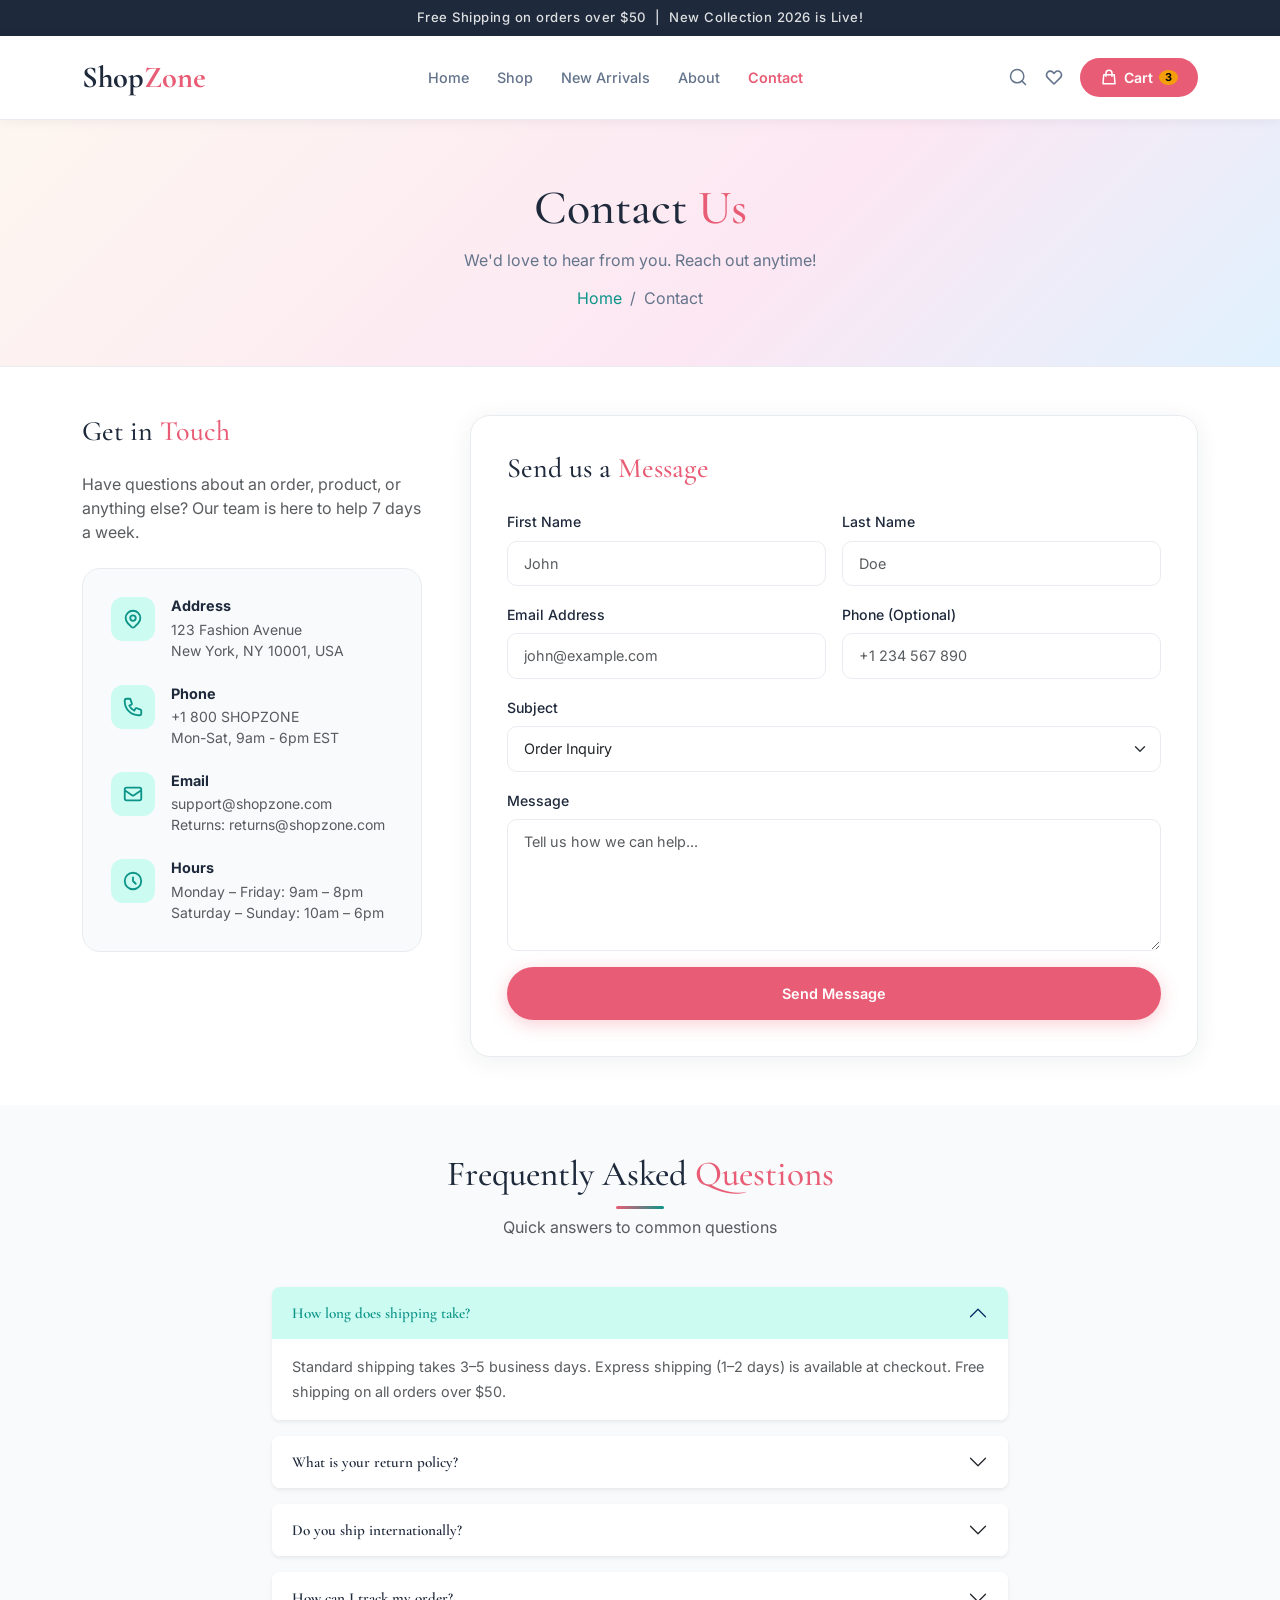
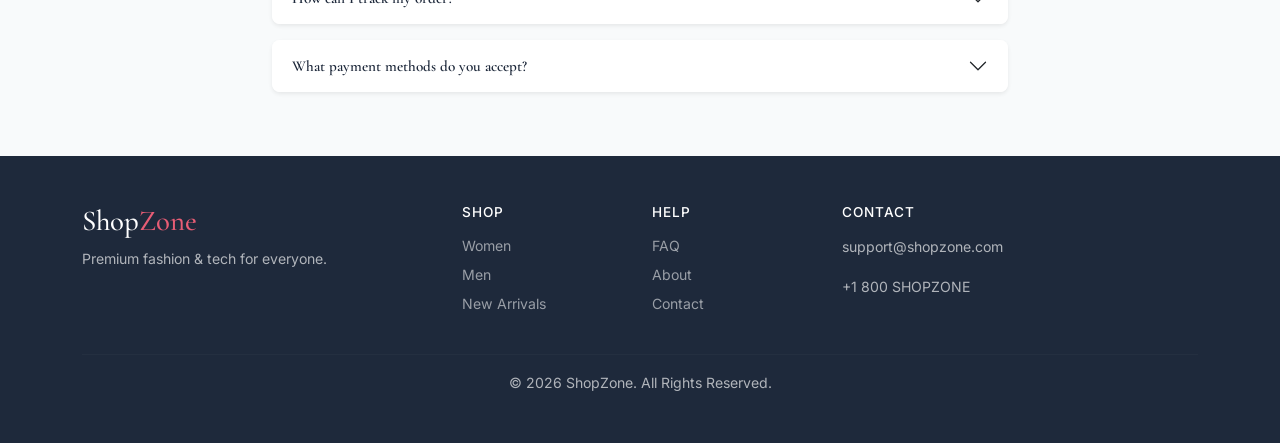
<file: contact.html>
<!DOCTYPE html>
<html lang="en">
<head>
  <meta charset="UTF-8">
  <meta name="viewport" content="width=device-width, initial-scale=1">
  <title>Contact Us</title>
  <link rel="icon" type="image/svg+xml" href="favicon.svg">
  <link href="https://cdn.jsdelivr.net/npm/bootstrap@5.3.0/dist/css/bootstrap.min.css" rel="stylesheet">
  <link href="https://fonts.googleapis.com/css2?family=Cormorant+Garamond:wght@600;700&family=Inter:wght@400;500;600&display=swap" rel="stylesheet">
  <link href="style.css" rel="stylesheet">
</head>
<body>

<div class="top-bar text-center py-2">Free Shipping on orders over $50 &nbsp;|&nbsp; New Collection 2026 is Live!</div>

<nav class="navbar navbar-expand-lg sticky-top">
  <div class="container">
    <a class="navbar-brand" href="index.html">Shop<span>Zone</span></a>
    <button class="navbar-toggler" type="button" data-bs-toggle="collapse" data-bs-target="#nav" aria-controls="nav" aria-expanded="false" aria-label="Toggle navigation">
      <span class="navbar-toggler-icon"></span>
    </button>
    <div class="collapse navbar-collapse" id="nav">
      <ul class="navbar-nav mx-auto gap-1">
        <li class="nav-item"><a class="nav-link" href="index.html">Home</a></li>
        <li class="nav-item"><a class="nav-link" href="shop.html">Shop</a></li>
        <li class="nav-item"><a class="nav-link" href="arrivals.html">New Arrivals</a></li>
        <li class="nav-item"><a class="nav-link" href="about.html">About</a></li>
        <li class="nav-item"><a class="nav-link active" href="contact.html">Contact</a></li>
      </ul>
      <div class="d-flex gap-3 align-items-center">
        <svg class="nav-icon" xmlns="http://www.w3.org/2000/svg" width="20" height="20" fill="none" viewBox="0 0 24 24" stroke="currentColor"><circle cx="11" cy="11" r="8"/><path stroke-linecap="round" d="M21 21l-4.35-4.35"/></svg>
        <svg class="nav-icon" xmlns="http://www.w3.org/2000/svg" width="20" height="20" fill="none" viewBox="0 0 24 24" stroke="currentColor"><path stroke-linecap="round" stroke-linejoin="round" stroke-width="2" d="M4.318 6.318a4.5 4.5 0 000 6.364L12 20.364l7.682-7.682a4.5 4.5 0 00-6.364-6.364L12 7.636l-1.318-1.318a4.5 4.5 0 00-6.364 0z"/></svg>
        <a href="#" class="cart-btn">
          <svg xmlns="http://www.w3.org/2000/svg" width="18" height="18" fill="none" viewBox="0 0 24 24" stroke="currentColor"><path stroke-linecap="round" stroke-linejoin="round" stroke-width="2" d="M16 11V7a4 4 0 00-8 0v4M5 9h14l1 12H4L5 9z"/></svg>
          Cart <span class="badge">3</span>
        </a>
      </div>
    </div>
  </div>
</nav>

<section class="page-header">
  <div class="container">
    <h1>Contact <span>Us</span></h1>
    <p>We'd love to hear from you. Reach out anytime!</p>
    <nav aria-label="breadcrumb">
      <ol class="breadcrumb justify-content-center">
        <li class="breadcrumb-item"><a href="index.html">Home</a></li>
        <li class="breadcrumb-item active">Contact</li>
      </ol>
    </nav>
  </div>
</section>

<section class="py-5">
  <div class="container">
    <div class="row g-5">

      <!-- Contact Info -->
      <div class="col-lg-4">
        <h3 class="mb-4">Get in <span>Touch</span></h3>
        <p class="text-muted mb-4">Have questions about an order, product, or anything else? Our team is here to help 7 days a week.</p>

        <div class="contact-info-card">
          <div class="d-flex gap-3 align-items-start mb-4">
            <div class="contact-icon">
              <svg xmlns="http://www.w3.org/2000/svg" width="22" height="22" fill="none" viewBox="0 0 24 24" stroke="currentColor"><path stroke-linecap="round" stroke-linejoin="round" stroke-width="2" d="M17.657 16.657L13.414 20.9a1.998 1.998 0 01-2.827 0l-4.244-4.243a8 8 0 1111.314 0z"/><path stroke-linecap="round" stroke-linejoin="round" stroke-width="2" d="M15 11a3 3 0 11-6 0 3 3 0 016 0z"/></svg>
            </div>
            <div>
              <h6>Address</h6>
              <p class="text-muted small mb-0">123 Fashion Avenue<br>New York, NY 10001, USA</p>
            </div>
          </div>
          <div class="d-flex gap-3 align-items-start mb-4">
            <div class="contact-icon">
              <svg xmlns="http://www.w3.org/2000/svg" width="22" height="22" fill="none" viewBox="0 0 24 24" stroke="currentColor"><path stroke-linecap="round" stroke-linejoin="round" stroke-width="2" d="M3 5a2 2 0 012-2h3.28a1 1 0 01.948.684l1.498 4.493a1 1 0 01-.502 1.21l-2.257 1.13a11.042 11.042 0 005.516 5.516l1.13-2.257a1 1 0 011.21-.502l4.493 1.498a1 1 0 01.684.949V19a2 2 0 01-2 2h-1C9.716 21 3 14.284 3 6V5z"/></svg>
            </div>
            <div>
              <h6>Phone</h6>
              <p class="text-muted small mb-0">+1 800 SHOPZONE<br>Mon-Sat, 9am - 6pm EST</p>
            </div>
          </div>
          <div class="d-flex gap-3 align-items-start mb-4">
            <div class="contact-icon">
              <svg xmlns="http://www.w3.org/2000/svg" width="22" height="22" fill="none" viewBox="0 0 24 24" stroke="currentColor"><path stroke-linecap="round" stroke-linejoin="round" stroke-width="2" d="M3 8l7.89 5.26a2 2 0 002.22 0L21 8M5 19h14a2 2 0 002-2V7a2 2 0 00-2-2H5a2 2 0 00-2 2v10a2 2 0 002 2z"/></svg>
            </div>
            <div>
              <h6>Email</h6>
              <p class="text-muted small mb-0">support@shopzone.com<br>Returns: returns@shopzone.com</p>
            </div>
          </div>
          <div class="d-flex gap-3 align-items-start">
            <div class="contact-icon">
              <svg xmlns="http://www.w3.org/2000/svg" width="22" height="22" fill="none" viewBox="0 0 24 24" stroke="currentColor"><path stroke-linecap="round" stroke-linejoin="round" stroke-width="2" d="M12 8v4l3 3m6-3a9 9 0 11-18 0 9 9 0 0118 0z"/></svg>
            </div>
            <div>
              <h6>Hours</h6>
              <p class="text-muted small mb-0">Monday – Friday: 9am – 8pm<br>Saturday – Sunday: 10am – 6pm</p>
            </div>
          </div>
        </div>
      </div>

      <!-- Contact Form -->
      <div class="col-lg-8">
        <div class="contact-form-wrap">
          <h3 class="mb-4">Send us a <span>Message</span></h3>
          <div class="row g-3">
            <div class="col-md-6">
              <label class="form-label fw-500">First Name</label>
              <input type="text" class="form-control contact-input" placeholder="John">
            </div>
            <div class="col-md-6">
              <label class="form-label fw-500">Last Name</label>
              <input type="text" class="form-control contact-input" placeholder="Doe">
            </div>
            <div class="col-md-6">
              <label class="form-label fw-500">Email Address</label>
              <input type="email" class="form-control contact-input" placeholder="john@example.com">
            </div>
            <div class="col-md-6">
              <label class="form-label fw-500">Phone (Optional)</label>
              <input type="tel" class="form-control contact-input" placeholder="+1 234 567 890">
            </div>
            <div class="col-12">
              <label class="form-label fw-500">Subject</label>
              <select class="form-select contact-input">
                <option>Order Inquiry</option>
                <option>Return / Refund</option>
                <option>Product Question</option>
                <option>Shipping Issue</option>
                <option>Other</option>
              </select>
            </div>
            <div class="col-12">
              <label class="form-label fw-500">Message</label>
              <textarea class="form-control contact-input" rows="5" placeholder="Tell us how we can help..."></textarea>
            </div>
            <div class="col-12">
              <button class="btn btn-primary-custom w-100 py-3">Send Message</button>
            </div>
          </div>
        </div>
      </div>

    </div>
  </div>
</section>

<!-- FAQ Accordion -->
<section class="py-5 bg-soft">
  <div class="container">
    <h2 class="section-title text-center">Frequently Asked <span>Questions</span></h2>
    <p class="text-center text-muted mb-5">Quick answers to common questions</p>
    <div class="row justify-content-center">
      <div class="col-lg-8">
        <div class="accordion" id="faqAccordion">

          <div class="accordion-item border-0 mb-3 rounded-3 overflow-hidden shadow-sm">
            <h2 class="accordion-header">
              <button class="accordion-button fw-600" type="button" data-bs-toggle="collapse" data-bs-target="#faq1">
                How long does shipping take?
              </button>
            </h2>
            <div id="faq1" class="accordion-collapse collapse show" data-bs-parent="#faqAccordion">
              <div class="accordion-body text-muted">
                Standard shipping takes 3–5 business days. Express shipping (1–2 days) is available at checkout. Free shipping on all orders over $50.
              </div>
            </div>
          </div>

          <div class="accordion-item border-0 mb-3 rounded-3 overflow-hidden shadow-sm">
            <h2 class="accordion-header">
              <button class="accordion-button collapsed fw-600" type="button" data-bs-toggle="collapse" data-bs-target="#faq2">
                What is your return policy?
              </button>
            </h2>
            <div id="faq2" class="accordion-collapse collapse" data-bs-parent="#faqAccordion">
              <div class="accordion-body text-muted">
                We accept returns within 30 days of delivery. Items must be unused and in original packaging. Refunds are processed within 5–7 business days.
              </div>
            </div>
          </div>

          <div class="accordion-item border-0 mb-3 rounded-3 overflow-hidden shadow-sm">
            <h2 class="accordion-header">
              <button class="accordion-button collapsed fw-600" type="button" data-bs-toggle="collapse" data-bs-target="#faq3">
                Do you ship internationally?
              </button>
            </h2>
            <div id="faq3" class="accordion-collapse collapse" data-bs-parent="#faqAccordion">
              <div class="accordion-body text-muted">
                Yes! We ship to 30+ countries worldwide. International shipping usually takes 7–14 business days depending on your location.
              </div>
            </div>
          </div>

          <div class="accordion-item border-0 mb-3 rounded-3 overflow-hidden shadow-sm">
            <h2 class="accordion-header">
              <button class="accordion-button collapsed fw-600" type="button" data-bs-toggle="collapse" data-bs-target="#faq4">
                How can I track my order?
              </button>
            </h2>
            <div id="faq4" class="accordion-collapse collapse" data-bs-parent="#faqAccordion">
              <div class="accordion-body text-muted">
                Once your order is dispatched, you'll receive a tracking number via email. You can use this to track your delivery in real time on our website.
              </div>
            </div>
          </div>

          <div class="accordion-item border-0 mb-3 rounded-3 overflow-hidden shadow-sm">
            <h2 class="accordion-header">
              <button class="accordion-button collapsed fw-600" type="button" data-bs-toggle="collapse" data-bs-target="#faq5">
                What payment methods do you accept?
              </button>
            </h2>
            <div id="faq5" class="accordion-collapse collapse" data-bs-parent="#faqAccordion">
              <div class="accordion-body text-muted">
                We accept Visa, Mastercard, American Express, PayPal, Apple Pay, and Google Pay. All payments are secured with SSL encryption.
              </div>
            </div>
          </div>

        </div>
      </div>
    </div>
  </div>
</section>

<footer class="footer py-5">
  <div class="container">
    <div class="row g-4">
      <div class="col-md-4"><h5 class="brand">Shop<span>Zone</span></h5><p>Premium fashion &amp; tech for everyone.</p></div>
      <div class="col-md-2"><h6>Shop</h6><ul class="list-unstyled"><li><a href="shop.html">Women</a></li><li><a href="shop.html">Men</a></li><li><a href="arrivals.html">New Arrivals</a></li></ul></div>
      <div class="col-md-2"><h6>Help</h6><ul class="list-unstyled"><li><a href="contact.html">FAQ</a></li><li><a href="about.html">About</a></li><li><a href="contact.html">Contact</a></li></ul></div>
      <div class="col-md-4"><h6>Contact</h6><p class="small">support@shopzone.com</p><p class="small">+1 800 SHOPZONE</p></div>
    </div>
    <hr class="mt-4">
    <p class="text-center small mb-0">© 2026 ShopZone. All Rights Reserved.</p>
  </div>
</footer>

<script src="https://cdn.jsdelivr.net/npm/bootstrap@5.3.0/dist/js/bootstrap.bundle.min.js"></script>
</body>
</html>
</file>
<file: style.css>
:root {
  --primary: #1e293b;
  --accent: #e85d75;
  --accent2: #f97316;
  --teal: #0d9488;
  --teal-light: #ccfbf1;
  --coral: #fb7185;
  --gold: #f59e0b;
  --bg: #ffffff;
  --bg-soft: #f8fafb;
  --bg-cream: #fdf6f0;
  --border: #e8ecf0;
  --text: #1e293b;
  --text-muted: #64748b;
  --shadow: 0 4px 24px rgba(30, 41, 59, 0.07);
  --shadow-lg: 0 12px 48px rgba(30, 41, 59, 0.12);
}

* {
  box-sizing: border-box;
  margin: 0;
  padding: 0;
}

body {
  font-family: 'Inter', sans-serif;
  color: var(--text);
  background: var(--bg);
}

h1,
h2,
h3,
h5,
.navbar-brand,
.brand {
  font-family: 'Cormorant Garamond', serif;
}

span {
  color: var(--accent);
}

/* Top Bar */
.top-bar {
  background: var(--primary);
  color: rgba(255, 255, 255, 0.85);
  font-size: 0.82rem;
  font-weight: 500;
  letter-spacing: 0.5px;
}

/*  Navbar  */
.navbar {
  background: var(--bg);
  border-bottom: 1px solid var(--border);
  padding: 14px 0;
  box-shadow: 0 1px 12px rgba(30, 41, 59, 0.06);
}

.navbar-brand {
  color: var(--primary) !important;
  font-size: 1.9rem;
  font-weight: 700;
}

.nav-link {
  color: var(--text-muted) !important;
  font-weight: 500;
  font-size: 0.9rem;
  padding: 6px 12px !important;
  transition: color .2s;
}

.nav-link:hover {
  color: var(--teal) !important;
}

.nav-icon {
  color: var(--text-muted);
  cursor: pointer;
  stroke-width: 1.8;
  transition: color .2s;
}

.nav-icon:hover {
  color: var(--teal);
}

.cart-btn {
  background: var(--accent);
  color: #fff !important;
  padding: 9px 20px;
  border-radius: 50px;
  text-decoration: none;
  font-weight: 600;
  font-size: 0.88rem;
  display: flex;
  align-items: center;
  gap: 6px;
  transition: background .2s;
}

.cart-btn:hover {
  background: #d44567;
}

.cart-btn .badge {
  background: var(--gold);
  color: #000;
  border-radius: 50%;
  padding: 2px 6px;
  font-size: 0.68rem;
  font-weight: 700;
}

/* Hero  */
.hero {
  background: linear-gradient(135deg, var(--bg-cream) 0%, #fce7f3 50%, #e0f2fe 100%);
  padding: 70px 0 50px;
  overflow: hidden;
  position: relative;
}

.hero::before {
  content: '';
  position: absolute;
  width: 500px;
  height: 500px;
  background: radial-gradient(circle, rgba(13, 148, 136, 0.08), transparent 70%);
  top: -100px;
  right: 0;
  border-radius: 50%;
  pointer-events: none;
}

.min-vh-85 {
  min-height: 82vh;
}

.hero-tag {
  display: inline-block;
  background: var(--teal-light);
  color: var(--teal);
  padding: 6px 16px;
  border-radius: 50px;
  font-size: 0.82rem;
  font-weight: 600;
  letter-spacing: 0.5px;
  margin-bottom: 18px;
  border: 1px solid rgba(13, 148, 136, 0.2);
}

.hero h1 {
  font-size: 3.6rem;
  line-height: 1.1;
  color: var(--primary);
  margin-bottom: 18px;
}

.hero-sub {
  color: var(--text-muted);
  font-size: 1.05rem;
  max-width: 460px;
  line-height: 1.7;
}

.hero-stats h4 {
  font-size: 1.5rem;
  color: var(--teal);
  margin-bottom: 2px;
  font-family: 'Inter', sans-serif;
  font-weight: 700;
}

.hero-stats small {
  color: var(--text-muted);
  font-size: 0.78rem;
  text-transform: uppercase;
  letter-spacing: 0.5px;
}

.divider-v {
  width: 1px;
  background: var(--border);
  align-self: stretch;
}

.hero-img-wrap {
  position: relative;
  display: inline-block;
}

.hero-circle {
  position: absolute;
  width: 400px;
  height: 400px;
  background: linear-gradient(135deg, #fce7f3, #e0f2fe);
  border-radius: 50%;
  top: 50%;
  left: 50%;
  transform: translate(-50%, -50%);
  z-index: 0;
}

.hero-img {
  position: relative;
  z-index: 1;
  width: 100%;
  max-width: 400px;
  border-radius: 28px;
  box-shadow: var(--shadow-lg);
  object-fit: cover;
  height: 480px;
}

.hero-badge {
  position: absolute;
  top: 24px;
  right: -12px;
  background: var(--accent);
  color: #fff;
  width: 72px;
  height: 72px;
  border-radius: 50%;
  display: flex;
  align-items: center;
  justify-content: center;
  text-align: center;
  font-weight: 800;
  font-size: 0.9rem;
  z-index: 2;
  box-shadow: 0 6px 24px rgba(232, 93, 117, 0.4);
  animation: pulse 2s infinite;
  line-height: 1.2;
}

.hero-badge small {
  font-size: 0.7rem;
  font-weight: 500;
}

@keyframes pulse {

  0%,
  100% {
    transform: scale(1);
  }

  50% {
    transform: scale(1.06);
  }
}

.hero-float-card {
  position: absolute;
  bottom: 30px;
  left: -30px;
  background: #fff;
  border-radius: 16px;
  padding: 12px 16px;
  display: flex;
  align-items: center;
  gap: 12px;
  box-shadow: var(--shadow-lg);
  z-index: 2;
  min-width: 180px;
}

.hero-float-card img {
  width: 46px;
  height: 46px;
  object-fit: cover;
  border-radius: 10px;
}

.hero-float-card p {
  font-size: 0.82rem;
  font-weight: 600;
  color: var(--text);
  margin: 0 0 2px;
}

.hero-float-card span {
  font-size: 0.9rem;
  font-weight: 700;
  color: var(--accent);
}

/*  Buttons */
.btn-primary-custom {
  background: var(--accent);
  color: #fff;
  border: none;
  padding: 13px 32px;
  border-radius: 50px;
  font-weight: 600;
  font-size: 0.9rem;
  transition: all .3s;
  text-decoration: none;
  display: inline-block;
  box-shadow: 0 4px 18px rgba(232, 93, 117, 0.3);
}

.btn-primary-custom:hover {
  background: #d44567;
  color: #fff;
  transform: translateY(-2px);
}

.btn-outline-custom {
  background: transparent;
  color: var(--primary);
  border: 1.5px solid var(--border);
  padding: 13px 32px;
  border-radius: 50px;
  font-weight: 600;
  font-size: 0.9rem;
  transition: all .3s;
  text-decoration: none;
  display: inline-block;
}

.btn-outline-custom:hover {
  border-color: var(--teal);
  color: var(--teal);
}

.btn-dark-custom {
  background: var(--primary);
  color: #fff;
  border: none;
  padding: 13px 32px;
  border-radius: 50px;
  font-weight: 600;
  font-size: 0.9rem;
  transition: all .3s;
  text-decoration: none;
  display: inline-block;
}

.btn-dark-custom:hover {
  background: var(--teal);
  color: #fff;
}

/* SectionTitle */
.section-title {
  font-size: 2.2rem;
  color: var(--primary);
  position: relative;
  padding-bottom: 14px;
  margin-bottom: 6px;
}

.section-title::after {
  content: '';
  width: 48px;
  height: 3px;
  background: linear-gradient(90deg, var(--accent), var(--teal));
  position: absolute;
  bottom: 0;
  left: 50%;
  transform: translateX(-50%);
  border-radius: 2px;
}

/* Categories  */
.cat-card {
  border-radius: 20px;
  overflow: hidden;
  position: relative;
  cursor: pointer;
  box-shadow: var(--shadow);
  transition: all .35s;
  display: block;
}

.cat-card img {
  width: 100%;
  height: 200px;
  object-fit: cover;
  transition: transform .5s;
  display: block;
}

.cat-card:hover {
  transform: translateY(-6px);
  box-shadow: var(--shadow-lg);
}

.cat-card:hover img {
  transform: scale(1.08);
}

.cat-overlay {
  position: absolute;
  bottom: 0;
  left: 0;
  right: 0;
  background: linear-gradient(to top, rgba(30, 41, 59, 0.85) 0%, transparent 100%);
  padding: 20px 16px 14px;
  color: #fff;
}

.cat-overlay p {
  font-weight: 700;
  font-size: 1rem;
  margin: 0 0 2px;
  font-family: 'Cormorant Garamond', serif;
  font-size: 1.1rem;
}

.cat-overlay small {
  font-size: 0.78rem;
  opacity: 0.8;
}

/* Filter Tabs  */
.filter-tabs {
  display: flex;
  gap: 10px;
  flex-wrap: wrap;
  justify-content: center;
}

.filter-btn {
  background: var(--bg);
  border: 1.5px solid var(--border);
  color: var(--text-muted);
  padding: 8px 22px;
  border-radius: 50px;
  font-weight: 500;
  font-size: 0.88rem;
  cursor: pointer;
  transition: all .2s;
  font-family: 'Inter', sans-serif;
}

.filter-btn:hover {
  border-color: var(--teal);
  color: var(--teal);
}

.filter-btn.active {
  background: var(--teal);
  border-color: var(--teal);
  color: #fff;
  font-weight: 600;
}

/* Products */
.bg-soft {
  background: var(--bg-soft);
}

.product-card {
  background: var(--bg);
  border-radius: 16px;
  overflow: hidden;
  box-shadow: var(--shadow);
  transition: all .3s;
  border: 1px solid var(--border);
}

.product-card:hover {
  transform: translateY(-6px);
  box-shadow: var(--shadow-lg);
  border-color: transparent;
}

.product-img-wrap {
  position: relative;
  overflow: hidden;
}

.product-img-wrap img {
  width: 100%;
  height: 210px;
  object-fit: cover;
  transition: transform .45s;
  display: block;
}

.product-card:hover img {
  transform: scale(1.06);
}

.badge-sale,
.badge-new {
  position: absolute;
  top: 10px;
  left: 10px;
  padding: 4px 10px;
  border-radius: 50px;
  font-size: 0.72rem;
  font-weight: 700;
  z-index: 2;
}

.badge-sale {
  background: var(--accent);
  color: #fff;
}

.badge-new {
  background: var(--teal);
  color: #fff;
}

.product-overlay {
  position: absolute;
  bottom: -60px;
  left: 0;
  right: 0;
  background: rgba(255, 255, 255, 0.96);
  padding: 12px 14px;
  display: flex;
  gap: 8px;
  justify-content: center;
  transition: bottom .3s;
  backdrop-filter: blur(4px);
  border-top: 1px solid var(--border);
}

.product-card:hover .product-overlay {
  bottom: 0;
}

.btn-quick {
  background: var(--accent);
  border: none;
  color: #fff;
  padding: 8px 18px;
  border-radius: 50px;
  font-weight: 600;
  cursor: pointer;
  font-family: 'Inter', sans-serif;
  font-size: 0.82rem;
  transition: background .2s;
}

.btn-quick:hover {
  background: #d44567;
}

.btn-wish {
  background: var(--bg-soft);
  border: 1.5px solid var(--border);
  color: var(--accent);
  width: 36px;
  height: 36px;
  border-radius: 50%;
  font-size: 1rem;
  cursor: pointer;
  transition: all .2s;
  display: flex;
  align-items: center;
  justify-content: center;
}

.btn-wish:hover {
  background: var(--accent);
  color: #fff;
  border-color: var(--accent);
}

.product-info {
  padding: 14px;
}

.product-name {
  font-weight: 600;
  font-size: 0.9rem;
  color: var(--text);
  margin-bottom: 8px;
  line-height: 1.3;
}

.price {
  font-size: 1.05rem;
  font-weight: 700;
  color: var(--accent);
}

.old-price {
  color: var(--text-muted);
  text-decoration: line-through;
  font-size: 0.82rem;
}

.stars {
  color: var(--gold);
  font-size: 0.78rem;
  margin-top: 5px;
}

.stars small {
  color: var(--text-muted);
  font-size: 0.75rem;
}

/* Promo Banner  */
.promo-banner {
  background: linear-gradient(135deg, var(--primary) 0%, #0f172a 100%);
  color: #fff;
}

.promo-banner h2 {
  font-size: 2.2rem;
  color: #fff;
  margin-bottom: 10px;
}

.promo-banner p {
  color: rgba(255, 255, 255, 0.7);
  font-size: 1rem;
  margin: 0;
}

.promo-banner span {
  color: var(--gold);
}

/*  Newsletter */
.newsletter {
  background: var(--bg-cream);
  border-top: 1px solid var(--border);
  border-bottom: 1px solid var(--border);
}

.newsletter h3 {
  font-size: 1.9rem;
  color: var(--primary);
}

.newsletter p {
  color: var(--text-muted);
  font-size: 0.95rem;
}

.newsletter span {
  color: var(--teal);
}

.newsletter .form-control {
  border-radius: 50px 0 0 50px;
  padding: 13px 22px;
  border: 1.5px solid var(--border);
  border-right: none;
  font-family: 'Inter', sans-serif;
  font-size: 0.9rem;
  background: var(--bg);
}

.newsletter .form-control:focus {
  outline: none;
  box-shadow: none;
  border-color: var(--teal);
}

.newsletter .btn-primary-custom {
  border-radius: 0 50px 50px 0;
  padding: 13px 26px;
}

/* Footer  */
.footer {
  background: var(--primary);
  color: rgba(255, 255, 255, 0.65);
}

.footer .brand {
  font-size: 1.8rem;
  color: #fff !important;
}

.footer h6 {
  color: #fff;
  font-size: 0.85rem;
  text-transform: uppercase;
  letter-spacing: 1px;
  margin-bottom: 14px;
  font-family: 'Inter', sans-serif;
}

.footer p {
  font-size: 0.88rem;
  line-height: 1.7;
}

.footer ul li a {
  color: rgba(255, 255, 255, 0.55);
  text-decoration: none;
  font-size: 0.88rem;
  display: block;
  margin-bottom: 8px;
  transition: color .2s;
}

.footer ul li a:hover {
  color: var(--teal);
}

.footer hr {
  border-color: rgba(255, 255, 255, 0.1);
}

.social-icons a {
  color: rgba(255, 255, 255, 0.55);
  transition: color .2s;
}

.social-icons a:hover {
  color: var(--teal);
}

.payment-icons img {
  opacity: 0.7;
  filter: brightness(10);
}

/*Responsive*/
@media (max-width: 768px) {
  .hero h1 {
    font-size: 2.4rem;
  }

  .min-vh-85 {
    min-height: auto;
    padding: 20px 0;
  }

  .hero-img {
    height: 340px;
  }

  .hero-float-card {
    display: none;
  }

  .hero-circle {
    width: 300px;
    height: 300px;
  }
}

/* Page Header */
.page-header {
  background: linear-gradient(135deg, var(--bg-cream) 0%, #fce7f3 60%, #e0f2fe 100%);
  padding: 60px 0 40px;
  text-align: center;
  border-bottom: 1px solid var(--border);
}

.page-header h1 {
  font-size: 3rem;
  color: var(--primary);
  margin-bottom: 10px;
}

.page-header p {
  color: var(--text-muted);
  font-size: 1rem;
  margin-bottom: 14px;
}

.breadcrumb-item a {
  color: var(--teal);
  text-decoration: none;
}

.breadcrumb-item.active {
  color: var(--text-muted);
}

.breadcrumb-item+.breadcrumb-item::before {
  color: var(--text-muted);
}

/*  Nav Active  */
.nav-link.active {
  color: var(--accent) !important;
  font-weight: 600;
}

/* About Page */
.about-stat {
  background: var(--bg-soft);
  border: 1px solid var(--border);
  border-radius: 14px;
  padding: 20px;
  text-align: center;
}

.about-stat h3 {
  font-size: 1.8rem;
  color: var(--teal);
  margin-bottom: 4px;
  font-family: 'Inter', sans-serif;
  font-weight: 700;
}

.about-stat p {
  color: var(--text-muted);
  font-size: 0.85rem;
  margin: 0;
}

.value-card {
  background: var(--bg);
  border: 1px solid var(--border);
  border-radius: 18px;
  padding: 32px 20px;
  transition: all .3s;
  box-shadow: var(--shadow);
}

.value-card:hover {
  transform: translateY(-6px);
  border-color: var(--teal);
  box-shadow: var(--shadow-lg);
}

.value-icon {
  width: 64px;
  height: 64px;
  background: var(--teal-light);
  border-radius: 50%;
  display: flex;
  align-items: center;
  justify-content: center;
  margin: 0 auto 16px;
  color: var(--teal);
}

.value-card h5 {
  font-size: 1rem;
  font-weight: 700;
  color: var(--primary);
  margin-bottom: 8px;
}

.team-card {
  padding: 10px;
}

.team-img,
.team-card img {
  width: 120px;
  height: 120px;
  border-radius: 50%;
  object-fit: cover;
  margin: 0 auto 14px;
  display: block;
  border: 3px solid var(--border);
  transition: border-color .3s;
}

.team-card:hover .team-img,
.team-card:hover img {
  border-color: var(--accent);
}

.team-card h6 {
  font-weight: 700;
  color: var(--primary);
  margin-bottom: 4px;
}

.team-card small {
  color: var(--text-muted);
  font-size: 0.82rem;
}

/*  Contact Page*/
.contact-info-card {
  background: var(--bg-soft);
  border-radius: 18px;
  padding: 28px;
  border: 1px solid var(--border);
}

.contact-icon {
  width: 44px;
  height: 44px;
  min-width: 44px;
  background: var(--teal-light);
  border-radius: 12px;
  display: flex;
  align-items: center;
  justify-content: center;
  color: var(--teal);
}

.contact-info-card h6 {
  font-weight: 700;
  color: var(--primary);
  margin-bottom: 4px;
  font-size: 0.9rem;
}

.contact-form-wrap {
  background: var(--bg);
  border: 1px solid var(--border);
  border-radius: 20px;
  padding: 36px;
  box-shadow: var(--shadow);
}

.contact-input {
  border: 1.5px solid var(--border);
  border-radius: 10px;
  padding: 11px 16px;
  font-family: 'Inter', sans-serif;
  font-size: 0.9rem;
  transition: border-color .2s;
}

.contact-input:focus {
  border-color: var(--teal);
  box-shadow: none;
  outline: none;
}

.fw-500 {
  font-weight: 500;
  font-size: 0.88rem;
  color: var(--text);
}

.fw-600 {
  font-weight: 600;
}

/* Accordion  */
.accordion-button {
  background: var(--bg);
  color: var(--primary);
  font-size: 0.95rem;
}

.accordion-button:not(.collapsed) {
  background: var(--teal-light);
  color: var(--teal);
  box-shadow: none;
}

.accordion-button:focus {
  box-shadow: none;
}

.accordion-body {
  background: var(--bg);
  font-size: 0.9rem;
  line-height: 1.7;
}
/* end */
</file>
